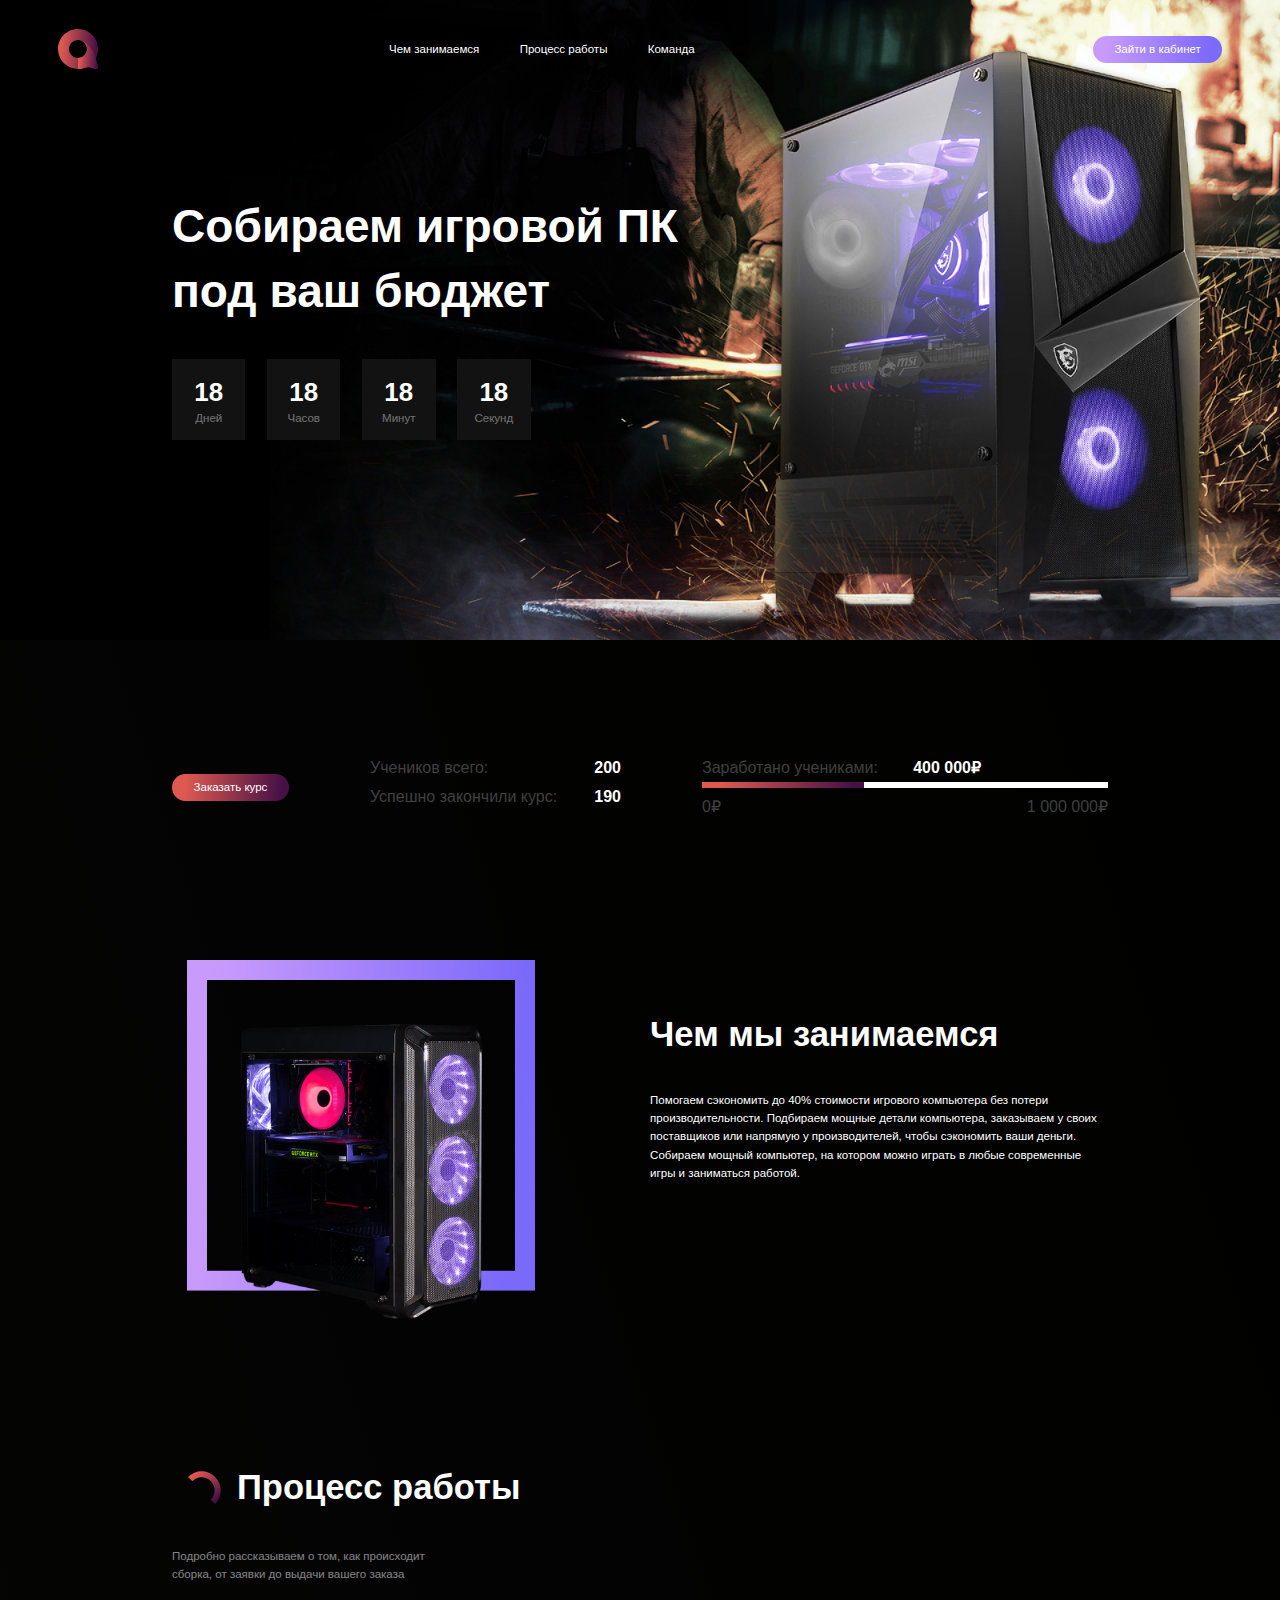
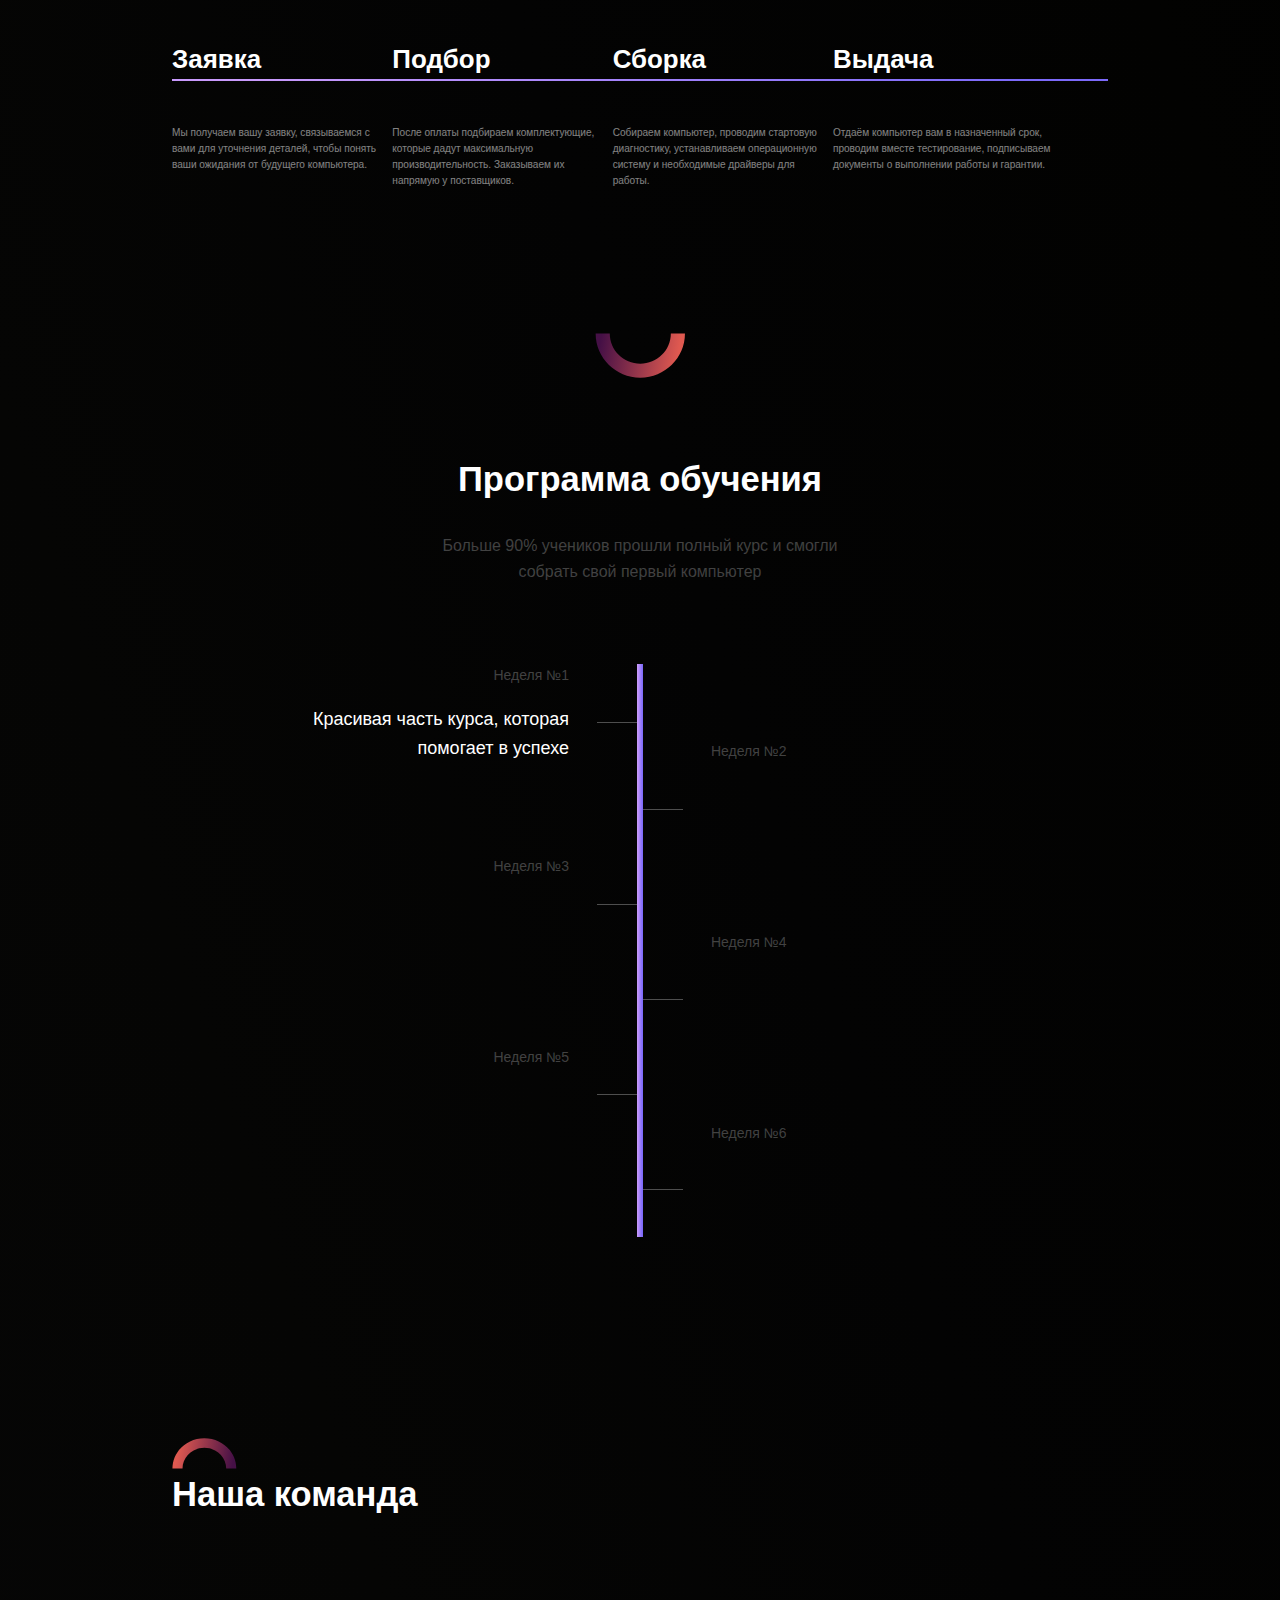
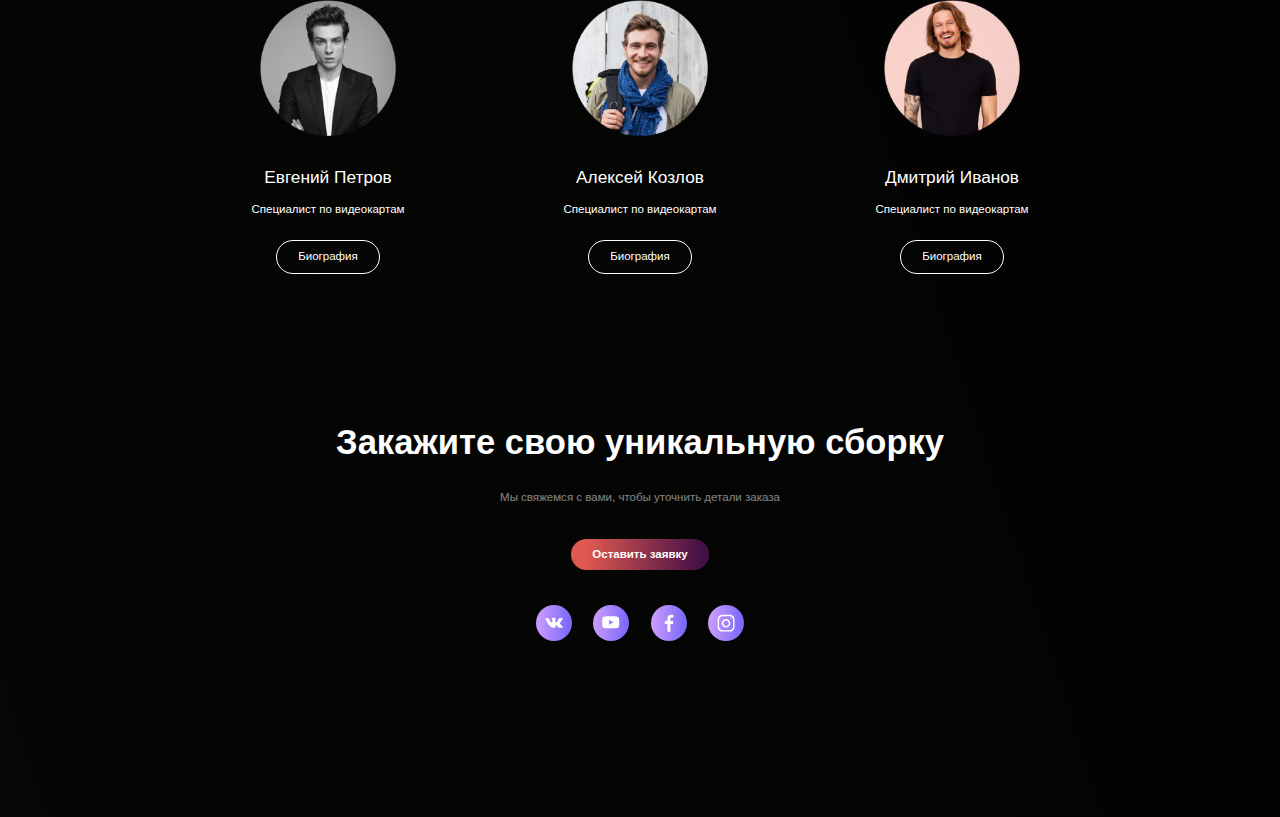
<file: glo_project/index.html>
<!DOCTYPE html>
<html lang="ru">

<head>
    <meta charset="UTF-8">
    <meta http-equiv="X-UA-Compatible" content="IE=edge">
    <meta name="viewport" content="width=device-width, initial-scale=1.0">
    <link rel="stylesheet" href="css/normalize.css">
    <link rel="stylesheet" href="css/style.css">
    <title>Собираем ПК</title>
    <script src="./js/script.js" defer></script>
</head>

<body>
    <header class="header">
        <div class="header__wrap">
            <a href="#" class="header__logo">
                <img src="img/logo.svg" alt="">
            </a>
            <div class="header__menu">
                <nav class="header__nav block-center-horis">
                    <a href="#">Чем занимаемся</a>
                    <a href="#">Процесс работы</a>
                    <a href="#">Команда</a>
                </nav>
                <button class="button header__button">Зайти в кабинет</button>
            </div>
        </div>
    </header>

    <main>
        <section class="main-display">
            <div class="container">
                <h1 class="main-display__header">Собираем игровой ПК под ваш бюджет</h1>
                <div class="timer main-display__timer">
                    <div class="timer__item block-center">
                        <div class="timer__count timer__days">18</div>
                        <div class="timer__text">Дней</div>
                    </div>
                    <div class="timer__item block-center">
                        <div class="timer__count timer__hours">18</div>
                        <div class="timer__text">Часов</div>
                    </div>
                    <div class="timer__item block-center">
                        <div class="timer__count timer__minutes">18</div>
                        <div class="timer__text">Минут</div>
                    </div>
                    <div class="timer__item block-center">
                        <div class="timer__count timer__seconds">18</div>
                        <div class="timer__text">Секунд</div>
                    </div>
                </div>
            </div>
            <div class="main-display__background">
                <img src="img/main-screen__bgc.jpg" alt="">
            </div>
        </section>

        <div class="course">
            <div class="container">
                <div class="course__wrap">
                    <div class="course-button__wrap">
                        <button class="button course__button">Заказать курс</button>
                    </div>
                    <div class="course__counter">
                        <div class="course__counter-line">
                            <span>Учеников всего:</span>
                            <span class="course__number">200</span>
                        </div>
                        <div class="course__counter-line">
                            <span>Успешно закончили курс:</span>
                            <span class="course__number">190</span>
                        </div>
                    </div>
                    <div class="course__progress">
                        <div class="course__progress-label">
                            <span>Заработано учениками:</span>
                            <span class="course__number">400 000₽</span>
                        </div>
                        <div class="course__progress-element">
                            <progress min="0" max="1000000" value="400000" />
                        </div>
                        <div class="course__progress-minmax">
                            <span>0₽</span>
                            <span>1 000 000₽</span>
                        </div>
                    </div>
                </div>
            </div>
        </div>

        <section class="work">
            <div class="container">
                <div class="work__wrap">
                    <div class="work__img">
                        <img src="img/work__img.png" alt="">
                    </div>
                    <div class="work__text">
                        <h2 class="work__header">Чем мы занимаемся</h2>
                        <div class="work__description">Помогаем сэкономить до 40% стоимости игрового компьютера без
                            потери производительности. Подбираем мощные детали компьютера, заказываем у своих
                            поставщиков или напрямую у производителей, чтобы сэкономить ваши деньги. Собираем мощный
                            компьютер, на котором можно играть в любые современные игры и заниматься работой.</div>
                    </div>
                </div>
            </div>
        </section>

        <section class="process">
            <div class="container">
                <div class="process__wrap">
                    <div class="process__title block-center-horis">
                        <div class="process__img">
                            <img src="img/process-img.svg" alt="">
                        </div>
                        <h2 class="process__header">Процесс работы</h2>
                    </div>
                    <div class="process__description">Подробно рассказываем о том, как происходит сборка, от заявки до
                        выдачи вашего заказа</div>
                    <div class="process__columns">
                        <div class="process__item">
                            <div class="process__work">Заявка</div>
                            <div class="process__text">Мы получаем вашу заявку, связываемся с вами для уточнения
                                деталей, чтобы понять ваши ожидания от будущего компьютера.</div>
                        </div>
                        <div class="process__item">
                            <div class="process__work">Подбор</div>
                            <div class="process__text">После оплаты подбираем комплектующие, которые дадут максимальную
                                производительность. Заказываем их напрямую у поставщиков.</div>
                        </div>
                        <div class="process__item">
                            <div class="process__work">Сборка</div>
                            <div class="process__text">Собираем компьютер, проводим стартовую диагностику, устанавливаем
                                операционную систему и необходимые драйверы для работы.</div>
                        </div>
                        <div class="process__item">
                            <div class="process__work">Выдача</div>
                            <div class="process__text">Отдаём компьютер вам в назначенный срок, проводим вместе
                                тестирование, подписываем документы о выполнении работы и гарантии.</div>
                        </div>
                    </div>
                </div>
            </div>
        </section>

        <section class="program">
            <div class="container">
                <div class="program__image">
                    <img src="img/program.svg" alt="">
                </div>
                <h2 class="program__header">Программа обучения</h2>
                <p class="program__description">Больше 90% учеников прошли полный курс и смогли собрать свой первый
                    компьютер</p>
                <div class="program__content">
                    <div class="program-line">
                        <div class="program-line__content">
                            <h3 class="program-line__title">Неделя №1</h3>
                            <p class="program-line__descr active">
                                Красивая часть курса,
                                которая помогает в успехе
                            </p>
                        </div>
                        <div class="program-line__content">
                            <h3 class="program-line__title">Неделя №2</h3>
                            <p class="program-line__descr">
                                Красивая часть курса,
                                которая помогает в успехе
                            </p>
                        </div>
                    </div>
                    <div class="program-line">
                        <div class="program-line__content">
                            <h3 class="program-line__title">Неделя №3</h3>
                            <p class="program-line__descr">
                                Красивая часть курса,
                                которая помогает в успехе
                            </p>
                        </div>
                        <div class="program-line__content">
                            <h3 class="program-line__title">Неделя №4</h3>
                            <p class="program-line__descr">
                                Красивая часть курса,
                                которая помогает в успехе
                            </p>
                        </div>
                    </div>
                    <div class="program-line">
                        <div class="program-line__content">
                            <h3 class="program-line__title">Неделя №5</h3>
                            <p class="program-line__descr">
                                Красивая часть курса,
                                которая помогает в успехе
                            </p>
                        </div>
                        <div class="program-line__content">
                            <h3 class="program-line__title">Неделя №6</h3>
                            <p class="program-line__descr">
                                Красивая часть курса,
                                которая помогает в успехе
                            </p>
                        </div>
                    </div>
                </div>
            </div>
        </section>

        <section class="command">
            <div class="container">
                <div class="process__title command__title">
                    <div class="process__img command__img-title">
                        <img src="img/comand.svg" alt="">
                    </div>
                    <h2 class="process__header">Наша команда</h2>
                </div>
                <div class="command__wrap">
                    <div class="command__item block-center-horis">
                        <div class="command__img">
                            <img src="img/com-1.png" alt="">
                        </div>
                        <h3 class="command__name">Евгений Петров</h3>
                        <div class="command__profession">Специалист по видеокартам</div>
                        <button class="button command__button">Биография</button>
                    </div>
                    <div class="command__item block-center-horis">
                        <div class="command__img">
                            <img src="img/com-2.png" alt="">
                        </div>
                        <h3 class="command__name">Алексей Козлов</h3>
                        <div class="command__profession">Специалист по видеокартам</div>
                        <button class="button command__button">Биография</button>
                    </div>
                    <div class="command__item block-center-horis">
                        <div class="command__img">
                            <img src="img/com-3.png" alt="">
                        </div>
                        <h3 class="command__name">Дмитрий Иванов</h3>
                        <div class="command__profession">Специалист по видеокартам</div>
                        <button class="button command__button">Биография</button>
                    </div>
                </div>
            </div>
        </section>

        <section class="assembly">
            <div class="container">
                <div class="assembly__wrap block-center-horis">
                    <h2 class="assembly__header">Закажите свою уникальную сборку</h2>
                    <div class="assembly__description">Мы свяжемся с вами, чтобы уточнить детали заказа</div>
                    <button class="button assembly__button  modal__button">Оставить заявку</button>
                    <div class="assembly__socials">
                        <div class="assembly__item block-center">
                            <img src="img/vk.svg" alt="">
                        </div>
                        <div class="assembly__item block-center">
                            <img src="img/ytb.svg" alt="">
                        </div>
                        <div class="assembly__item block-center">
                            <img src="img/fb.svg" alt="">
                        </div>
                        <div class="assembly__item block-center">
                            <img src="img/inst.svg" alt="">
                        </div>
                    </div>
                </div>
            </div>
        </section>
    </main>

    <form action="#" class="modal block-center">
        <div class="modal__inner">
            <div class="modal__header">Заявка на сборку ПК</div>
            <div class="modal__subheader">Мы свяжемся с вами, чтобы обсудить детали заказа</div>
            <div class="modal__elements block-center-horis">
                <div class="modal__input">
                    <input type="text" class="modal__input">
                </div>
                <div class="modal__input">
                    <input type="tel" class="modal__input">
                </div>
                <div class="modal__input">
                    <input type="email" class="modal__input">
                </div>
                <button type="button" class="button modal__button">Отправить</button>
            </div>
        </div>
    </form>
</body>

</html>
</file>
<file: glo_project/css/style.css>
*,
*::before,
*::after {
    box-sizing: border-box;
}

html,
body {
    font-size: 62.5%;
    font-family: 'Roboto', sans-serif;
    font-weight: normal;
    background-image: linear-gradient(to right top, #060606, #050504, #030303, #020201, #000000);
    color: #FFFFFF;
}

img {
    width: 100%;
    height: 100%;
    object-fit: contain;
    flex-shrink: 0;
}

ul {
    padding-left: 0;
}

ul>li {
    list-style: none;
}

a {
    text-decoration: none;
    color: inherit;
}

h1,
h2,
h3,
h4,
h5,
h6 {
    padding: 0;
    margin: 0;
}

button,
input {
    outline: none;
    border: none;
    cursor: pointer;
}

:root {
    --text-white-color: #FFFFFF;
    --text-size-medium: 1.6rem;
}

.container {
    width: 130rem;
    margin: 0 auto;
}

.button {
    padding: 1rem 3rem;
    border-radius: 5rem;
    font-size: var(--text-size-medium);
    color: #FFFFFF;
}

.block-center {
    display: flex;
    justify-content: center;
    align-items: center;
}

.block-center-horis {
    display: flex;
    align-items: center;
}

.header {
    position: absolute;
    top: 0;
    left: 50%;
    transform: translate(-50%, 0);
    padding: 4rem 8rem;
    width: 100%;
    z-index: 10;
}

.header__wrap,
.header__menu {
    display: flex;
    align-items: center;
    justify-content: space-between;
}

.header__nav a {
    font-weight: 400;
    font-size: var(--text-size-medium);
    line-height: 150%;
}

.header__nav a:not(:last-child) {
    margin-right: 5.6rem;
}

.header__button {
    margin-left: 55.3rem;
    background: linear-gradient(94.26deg, #C89AFC 9.51%, #7C6AFA 90.23%);
}

.main-display {
    padding-top: 27rem;
    padding-bottom: 22.8rem;
}

.main-display .container {
    position: relative;
    z-index: 10;
}

.main-display__background {
    position: absolute;
    top: 0;
    left: 0;
    z-index: 1;
}

.main-display__header {
    max-width: 80rem;
    margin-bottom: 5rem;
    font-weight: 700;
    font-size: 6.4rem;
    line-height: 140%;
    color: var(--text-white-color);
}

.main-display__timer {
    display: flex;
}

.timer__item {
    width: 10.2rem;
    height: 11.2rem;
    background-color: #121212;
    flex-direction: column;
}

.timer__count {
    font-weight: 700;
    font-size: 3.6rem;
    line-height: 140%;
}

.timer__text {
    font-weight: 400;
    font-size: var(--text-size-medium);
    line-height: 140%;
    color: var(--text-white-color);
    opacity: 0.4;
}

.timer__item:not(:last-child) {
    margin-right: 3rem;
}

.main-display__timer {
    margin-bottom: 7.6rem;
}

.course {
    padding-top: 100px;
}

.course__wrap {
    display: flex;
    align-items: center;
    font-size: 16px;
}

.course-button__wrap {
    display: flex;
    flex-shrink: 0;
    margin-right: 81px;
}

.course__button {
    background: linear-gradient(94.78deg, #DF5950 11.19%, #451046 93.72%);
}

.course__counter {
    min-width: 251px;
    margin-right: 81px;
}

.course__counter-line {
    display: flex;
    align-items: center;
    justify-content: space-between;
    margin-bottom: 10px;
}

.course__counter-line, 
.course__progress-label {
    color: #FFFFFF40;
}

.course__progress-label {
    display: flex;
    align-items: center;
    justify-content: space-between;
    max-width: 279px;
}

.course__number {
    font-weight: 700;
    color: #FFFFFF;
}

.course__progress {
    width: 100%;
}

.course__progress-element {
    width: 100%;
}

.course__progress-minmax {
    display: flex;
    align-items: center;
    justify-content: space-between;
    color: #FFFFFF40;
}

progress,
progress[value],
progress:not([value]) {
    appearance: none;
    width: 100%;
    margin: 5px 0;
}

progress::-webkit-progress-bar {
    background: #FFFFFF;
    height: 6px;
}

progress::-webkit-progress-value {
    background: linear-gradient(94.78deg, #DF5950 11.19%, #451046 93.72%);
    height: 6px;
}

progress {
    background: #FFFFFF;
    height: 6px;
}

progress::-moz-progress-value {
    background: linear-gradient(94.78deg, #DF5950 11.19%, #451046 93.72%);
    height: 6px;
}




.work {
    padding-top: 20rem;
    padding-bottom: 20rem;
}

.work__wrap {
    display: flex;
}

.work__text {
    max-width: 63.6rem;
    padding-top: 6.9rem;
}

.work__header {
    font-weight: 700;
    font-size: 4.8rem;
    line-height: 140%;
    margin-bottom: 4.5rem;
}

.work__description {
    font-weight: 400;
    font-size: var(--text-size-medium);
    line-height: 160%;
}

.work__img {
    width: 52.6rem;
    height: 49.9rem;
    margin-right: 13.9rem;
}

.process {
    position: relative;
    padding-bottom: 20rem;
}

.process__title {
    margin-bottom: 4.9rem;
}

.process__img {
    width: 9.03rem;
    height: 4.515rem;
}

.process__header {
    font-weight: 700;
    font-size: 4.8rem;
    line-height: 140%;
}

.process__description {
    margin-bottom: 8rem;
    max-width: 40rem;
    font-weight: 400;
    font-size: var(--text-size-medium);
    line-height: 160%;
    opacity: 0.5;
}

.process__columns {
    display: flex;
}

.process__columns:after {
    content: '';
    display: block;
    width: 130rem;
    height: .2rem;
    position: absolute;
    top: 30rem;
    left: 50%;
    transform: translate(-50%, 0);
    background: linear-gradient(94.26deg, #C89AFC 9.51%, #7C6AFA 90.23%);
}

.process__item {
    max-width: 30.6rem;
}

.process__work {
    margin-bottom: 6.5rem;
    font-weight: 700;
    font-size: 3.6rem;
    line-height: 140%;
}

.process__text {
    font-weight: 400;
    font-size: 1.4rem;
    line-height: 160%;
    opacity: 0.5;
}

.program {
    margin-bottom: 200px;
}

.program__content {
    position: relative;
    display: flex;
    flex-direction: column;
    align-items: center;
}

.program__content::before {
    content: '';
    position: absolute;
    background-image: url('../img/line.png');
    width: 86px;
    height: 100%;
    background-repeat: no-repeat;
    left: 50%;
    transform: translateX(-50%);
}

.program-line {
    display: flex;    
    justify-content: space-between;
    width: 750px;
}

.program-line__content:nth-child(n) {
    text-align: right;
}

.program-line__content:nth-child(2n) {
    text-align: left;
    margin-top: 76px;
}


.program__image {
    margin: 0 auto;
    width: 90px;
    margin-bottom: 76px;
}

.program__header {
    text-align: center;
    font-weight: 700;
    font-size: 4.8rem;
    line-height: 140%;
}

.program__description {
    max-width: 410px;
    text-align: center;
    font-weight: 400;
    font-size: 16px;
    line-height: 160%;
    color: #FFFFFF40;
    margin: 30px auto 80px auto;
}

.program-line__content {
    width: 304px;
    height: 115px;
}

.program-line__descr {
    height: 0;
    overflow: hidden;
}

.program-line__descr.active {
    height: auto;
    overflow: auto;
}

.program-line__title {
    cursor: pointer;
    font-weight: 400;
    font-size: 14px;
    line-height: 160%;
    color: #FFFFFF40;
}

.program-line__descr {
    font-weight: 400;
    font-size: 18px;
    line-height: 160%;
}

.command {
    padding-bottom: 20rem;
}

.command__img-title {
    margin-right: 3.9rem;
}

.command__img {
    width: 19rem;
    height: 19rem;
    border-radius: 50%;
    margin-bottom: 4rem;
    flex-shrink: 0;
}

.command__item {
    flex-direction: column;
}

.command__title {
    margin-bottom: 11.3rem;
}

.command__wrap {
    display: flex;
    justify-content: space-around;
}

.command__name {
    font-weight: 500;
    font-size: 2.4rem;
    line-height: 140%;
    margin-bottom: 1.5rem;
}

.command__profession {
    font-weight: 400;
    font-size: var(--text-size-medium);
    line-height: 160%;
    margin-bottom: 3rem;
}

.command__button {
    border: .1rem solid #FFFFFF;
    border-radius: 5rem;
    background-color: transparent;
    font-weight: 400;
    line-height: 150%;
}

.assembly {
    padding-bottom: 24.4rem;
}

.assembly__wrap {
    flex-direction: column;
}

.assembly__header {
    font-weight: 700;
    font-size: 4.8rem;
    line-height: 140%;
    margin-bottom: 3rem;
}

.assembly__description {
    font-weight: 400;
    font-size: var(--text-size-medium);
    line-height: 160%;
    opacity: 0.5;
    margin-bottom: 4.5rem;
}

.assembly__button {
    background: linear-gradient(94.78deg, #DF5950 11.19%, #451046 93.72%);
    border-radius: 5rem;
    font-weight: 700;
    line-height: 150%;
    margin-bottom: 4.8rem;
}

.assembly__socials {
    display: flex;
}

.assembly__item {
    width: 5rem;
    height: 5rem;
    background: linear-gradient(94.26deg, #C89AFC 9.51%, #7C6AFA 90.23%);
    border-radius: 50%;
}

.assembly__item img {
    width: 50%;
    height: 50%;
    flex-shrink: 0;
}

.assembly__item:not(:last-child) {
    margin-right: 3rem;
}

.modal {
    position: fixed;
    inset: 0;
    width: 100%;
    height: 100%;
    overflow-y: auto;
    overflow-x: hidden;
    z-index: 10;
    background: rgba(0, 0, 0, 0.5);
    padding: 3rem 0;
    display: none;
}

.modal__inner {
    width: 66.3rem;
    padding: 9rem 9.5rem;
    background: #2C2C2C;
    text-align: center;
}

.modal__header {
    font-weight: 700;
    font-size: 4.8rem;
    line-height: 140%;
    color: var(--text-white-color);
    margin-bottom: 1rem;
}

.modal__subheader {
    font-weight: 400;
    font-size: 1.6rem;
    line-height: 160%;
    color: var(--text-white-color);
    opacity: 0.5;
    margin-bottom: 2.8rem;
}

.modal__input {
    width: 100%;
    height: 4.4rem;
    background-color: grey;
    border-radius: 5rem;
    font-weight: 400;
    font-size: 1.4rem;
    line-height: 160%;
    color: var(--text-white-color);
    opacity: 0.8;
}

.modal__input input {
    padding-left: 3rem;
    padding-right: 3rem;
}

.modal__input:not(:last-child) {
    margin-bottom: 1.6rem;
}

.modal__elements {
    width: 45rem;
    margin: 0 auto;
    margin-bottom: 3.2rem;
    flex-direction: column;
}

.modal__button {
    background: linear-gradient(94.78deg, #DF5950 11.19%, #451046 93.72%);
}

.active {
    display: flex;
}

.noscroll {
    overflow: hidden !important;
    height: 100% !important;
}

/*сетка*/
@media (max-width: 108em) {
    html {
        font-size: 9px;
    }
}

@media (max-width: 105em) {
    html {
        font-size: 8.75px;
    }
}

@media (max-width: 91.5em) {
    html {
        font-size: 7.9px;
    }
}

@media (max-width: 91em) {
    html {
        font-size: 8.4px;
    }
}

@media (max-width: 90em) {
    html {
        font-size: 7.9px;
    }
}

@media (max-width: 80em) {
    html {
        font-size: 7.2px
    }
}

@media (max-width: 72em) {
    html {
        font-size: 6.5px;
    }
}

@media (max-width: 64em) {
    html {
        font-size: 5.5px;
    }
}

@media (max-width: 48em) {
    html {
        font-size: 10px;
    }
}

@media (max-width: 44em) {
    html {
        font-size: 9px;
    }
}

@media (max-width: 38em) {
    html {
        font-size: 8px;
    }
}

@media (max-width: 34em) {
    html {
        font-size: 7px;
    }
}

@media (max-width: 30em) {
    html {
        font-size: 6px;
    }
}

@media (max-width: 26em) {
    html {
        font-size: 4.5px;
    }
}

@media (max-width: 21em) {
    html {
        font-size: 4.4px;
    }
}

/*сетка*/
</file>
